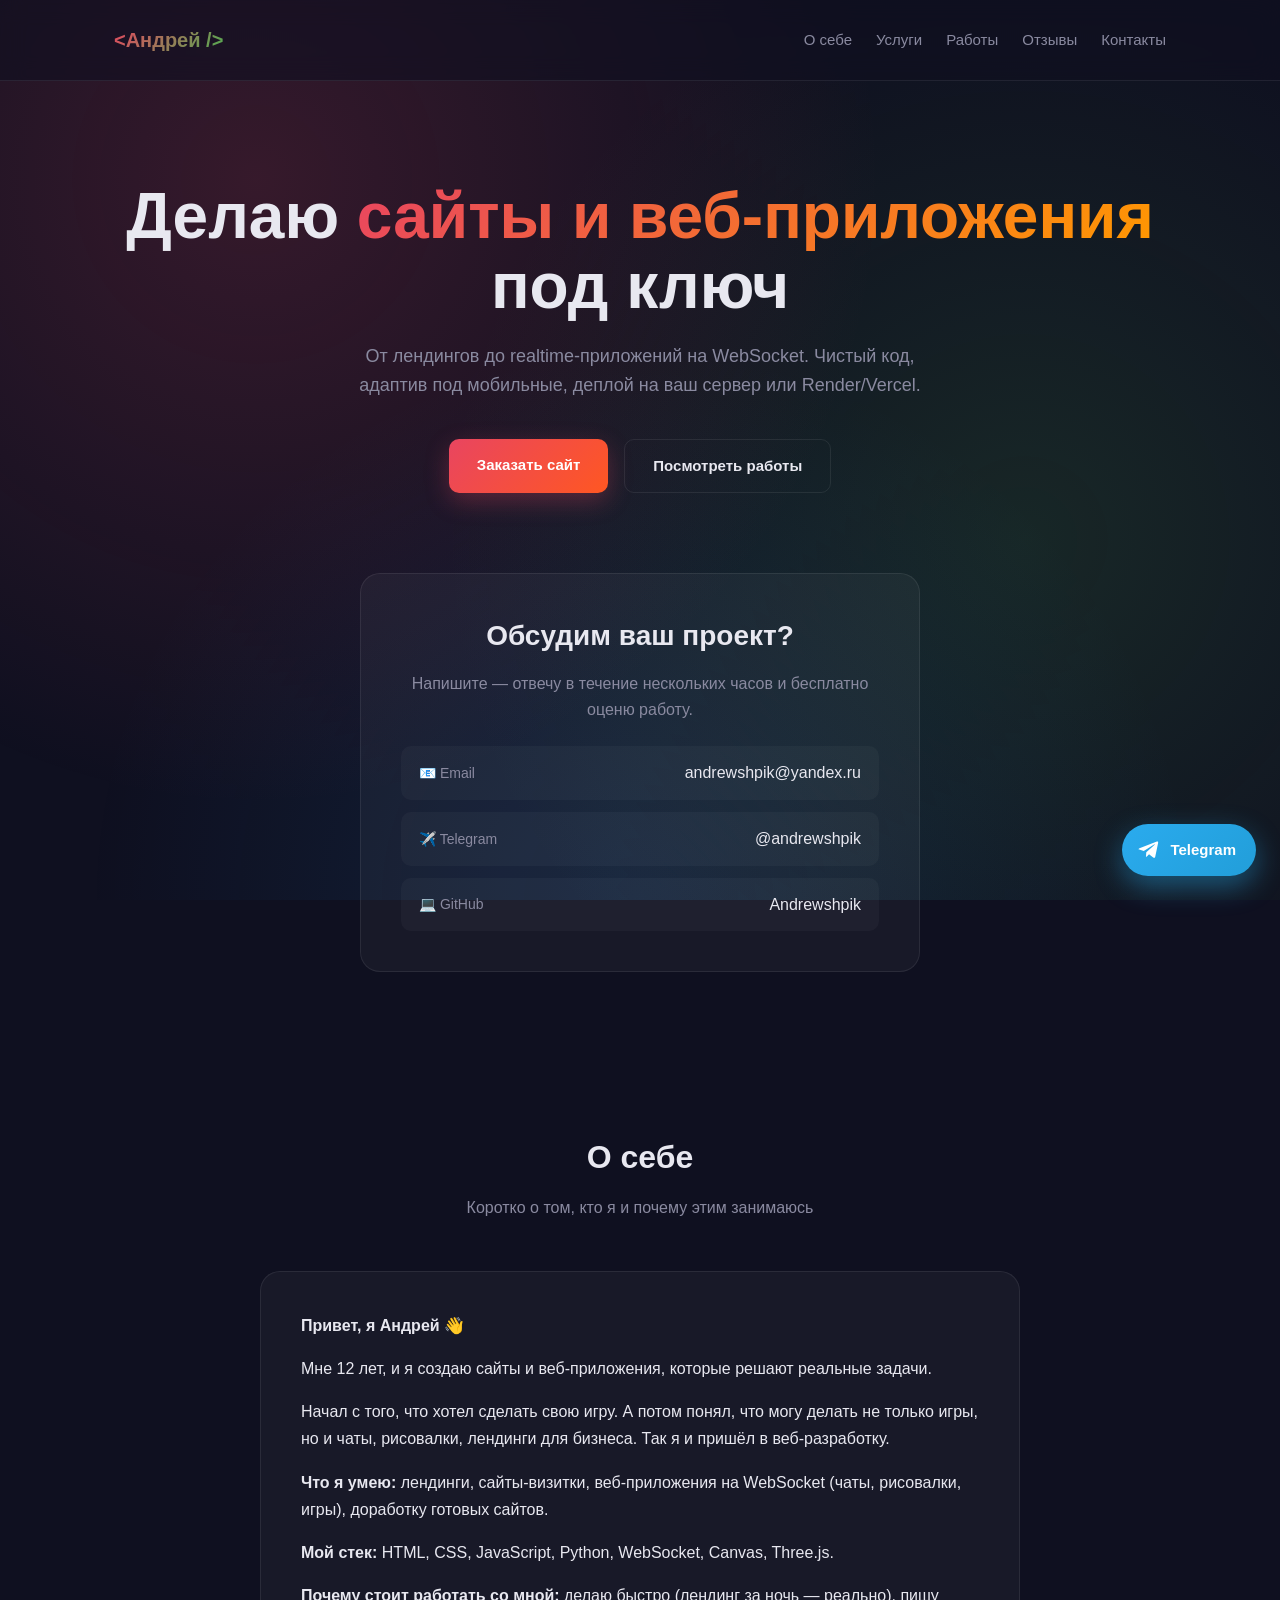
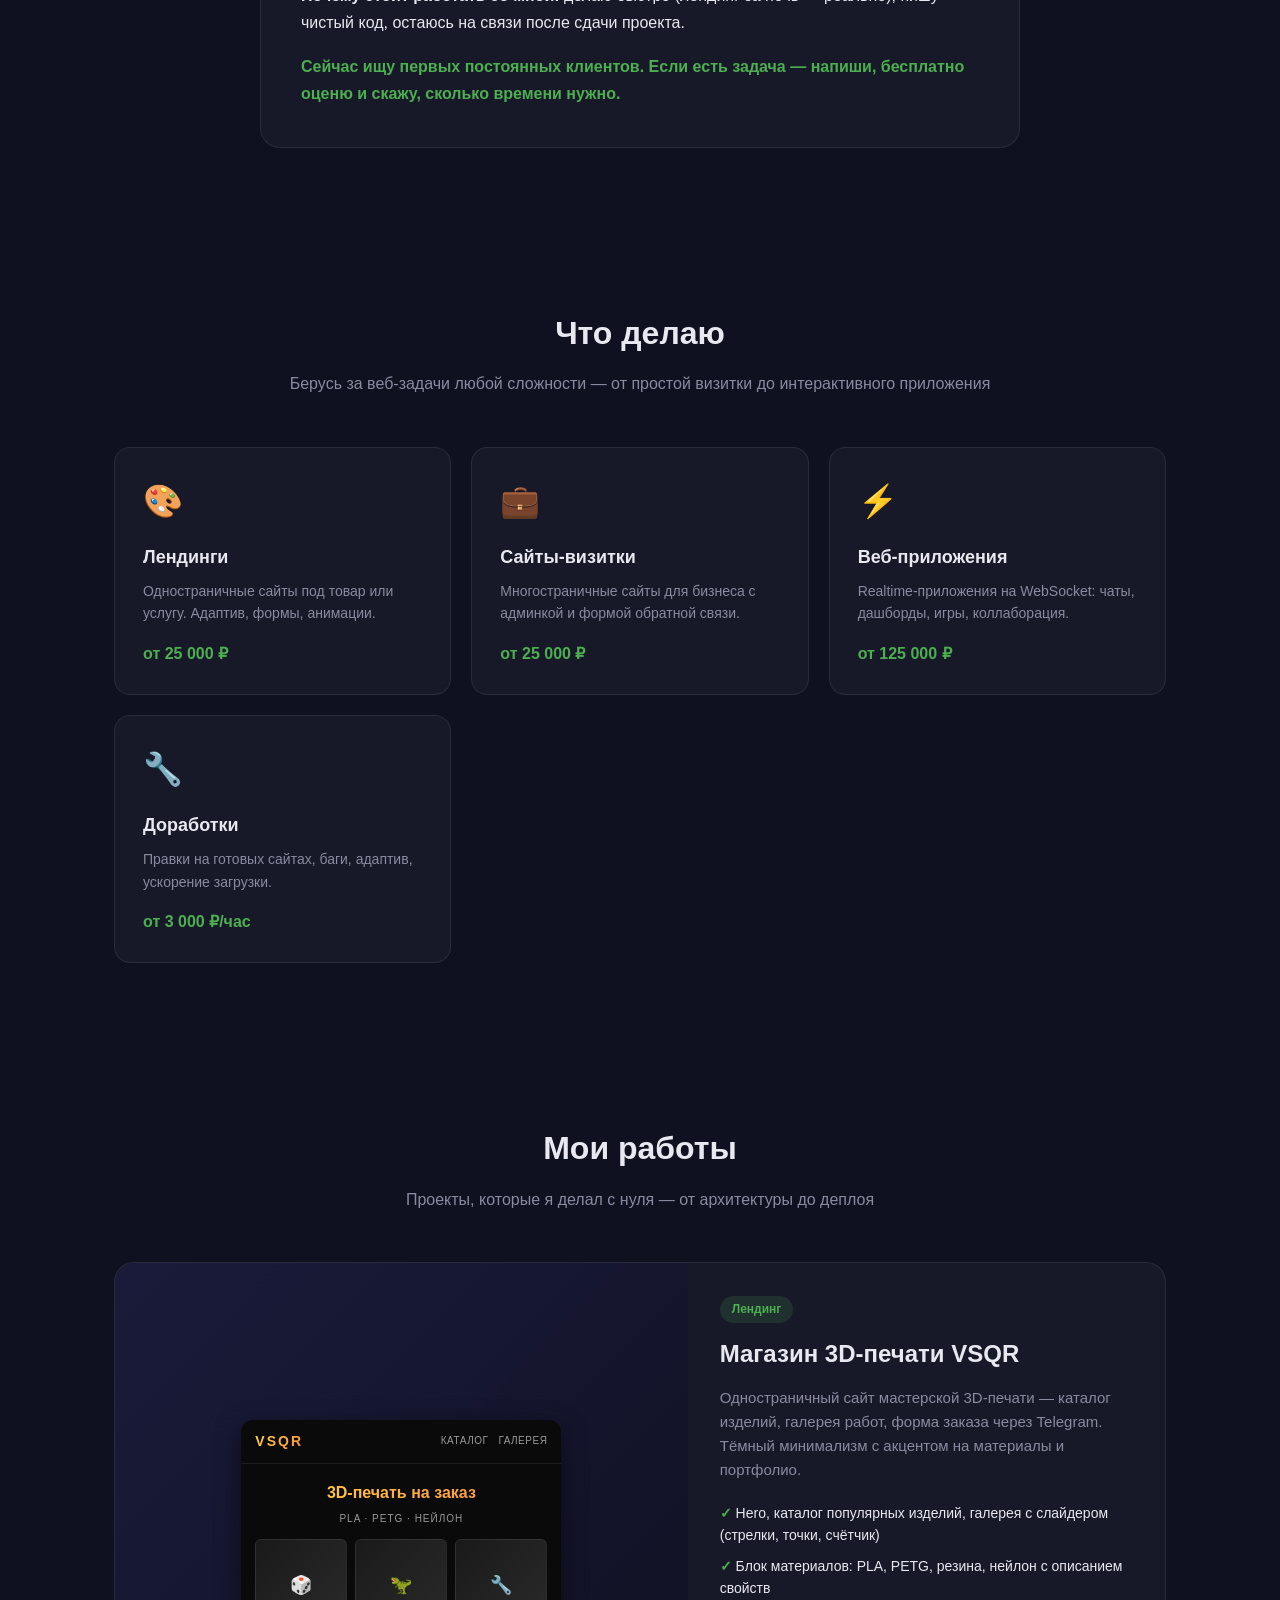
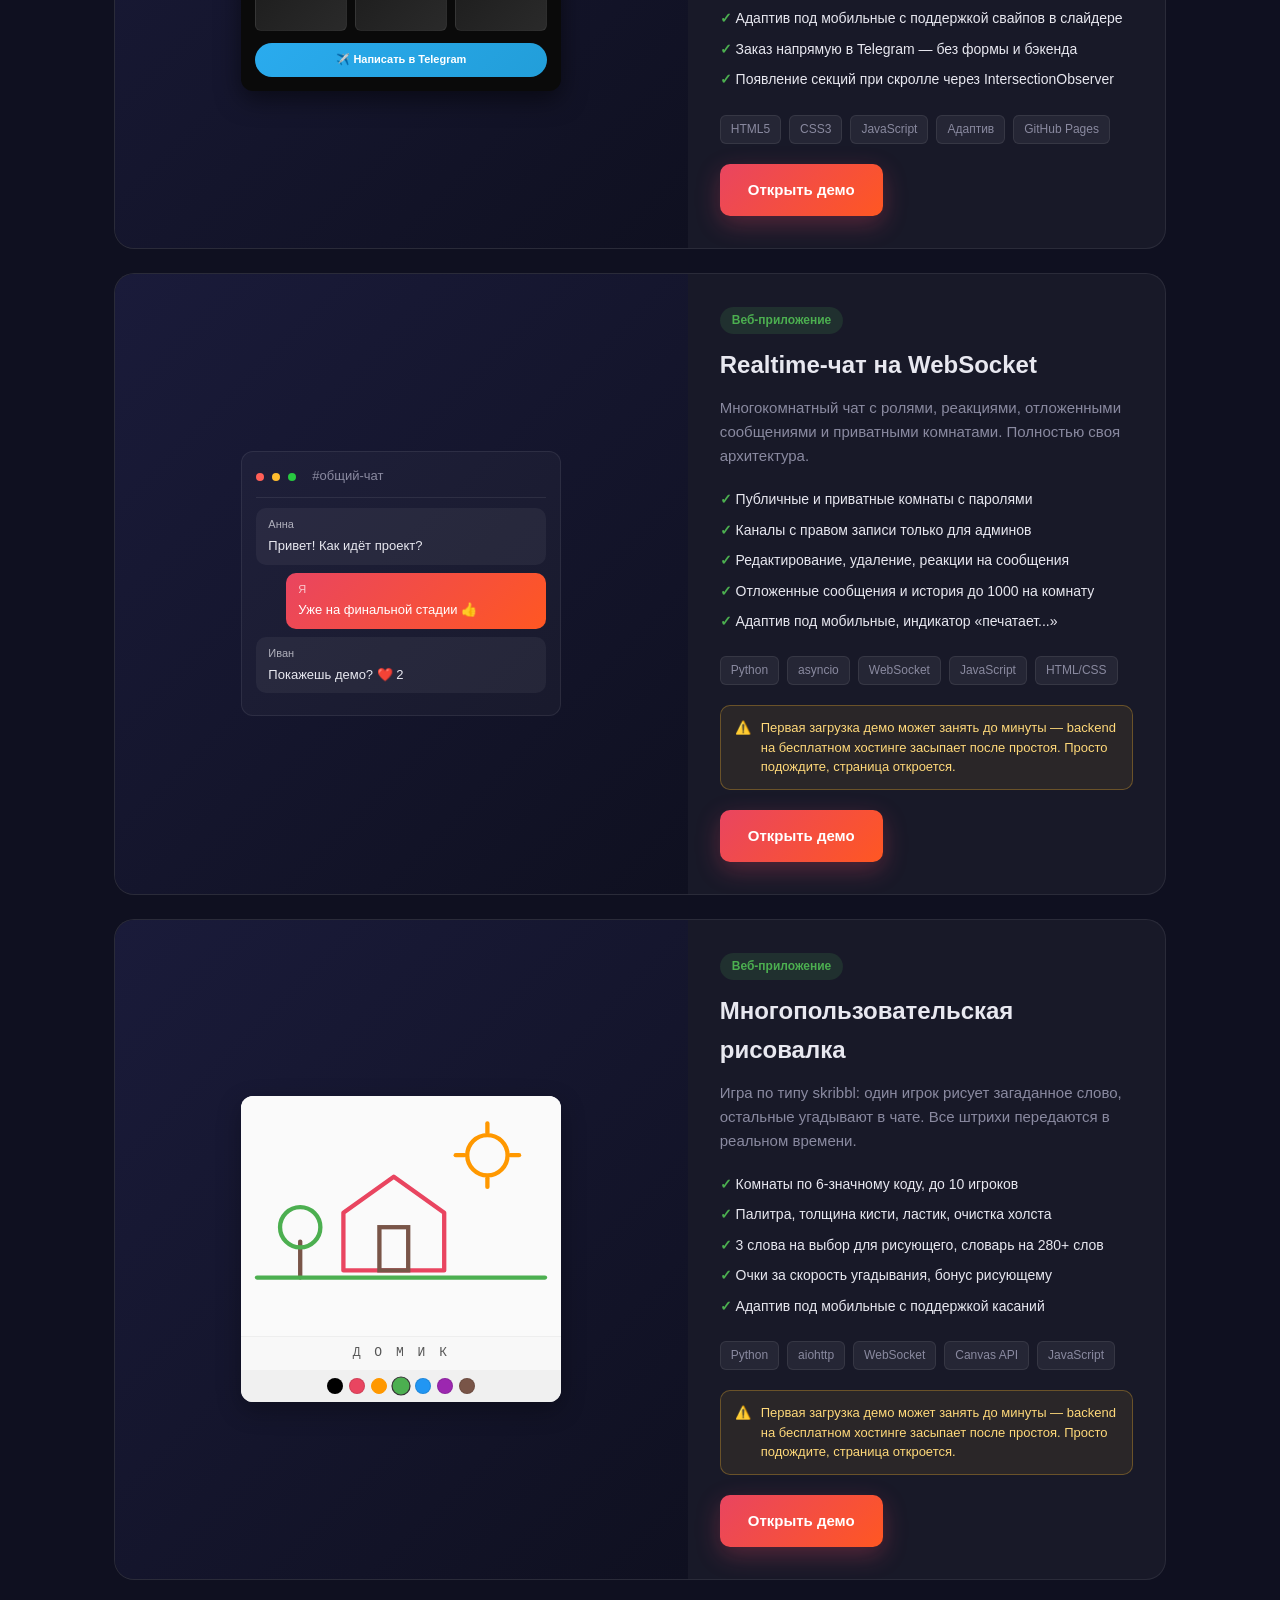
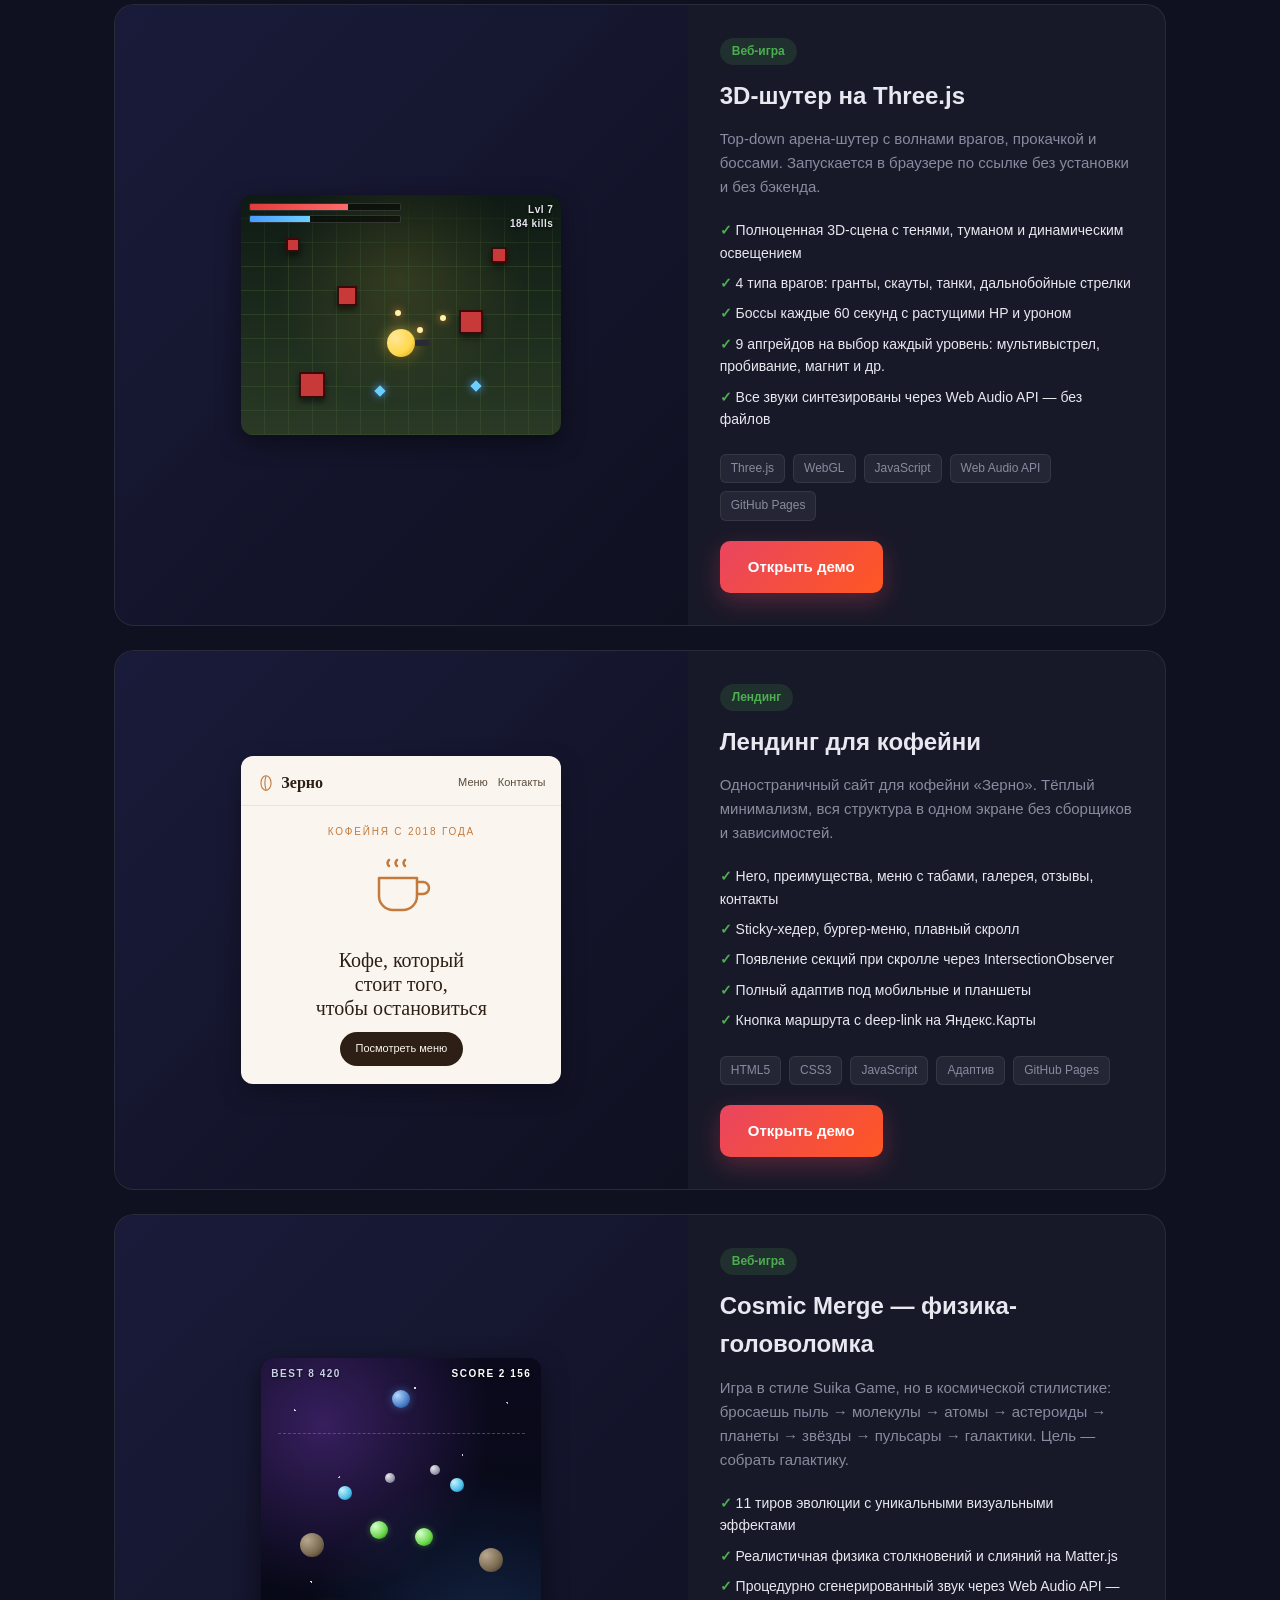
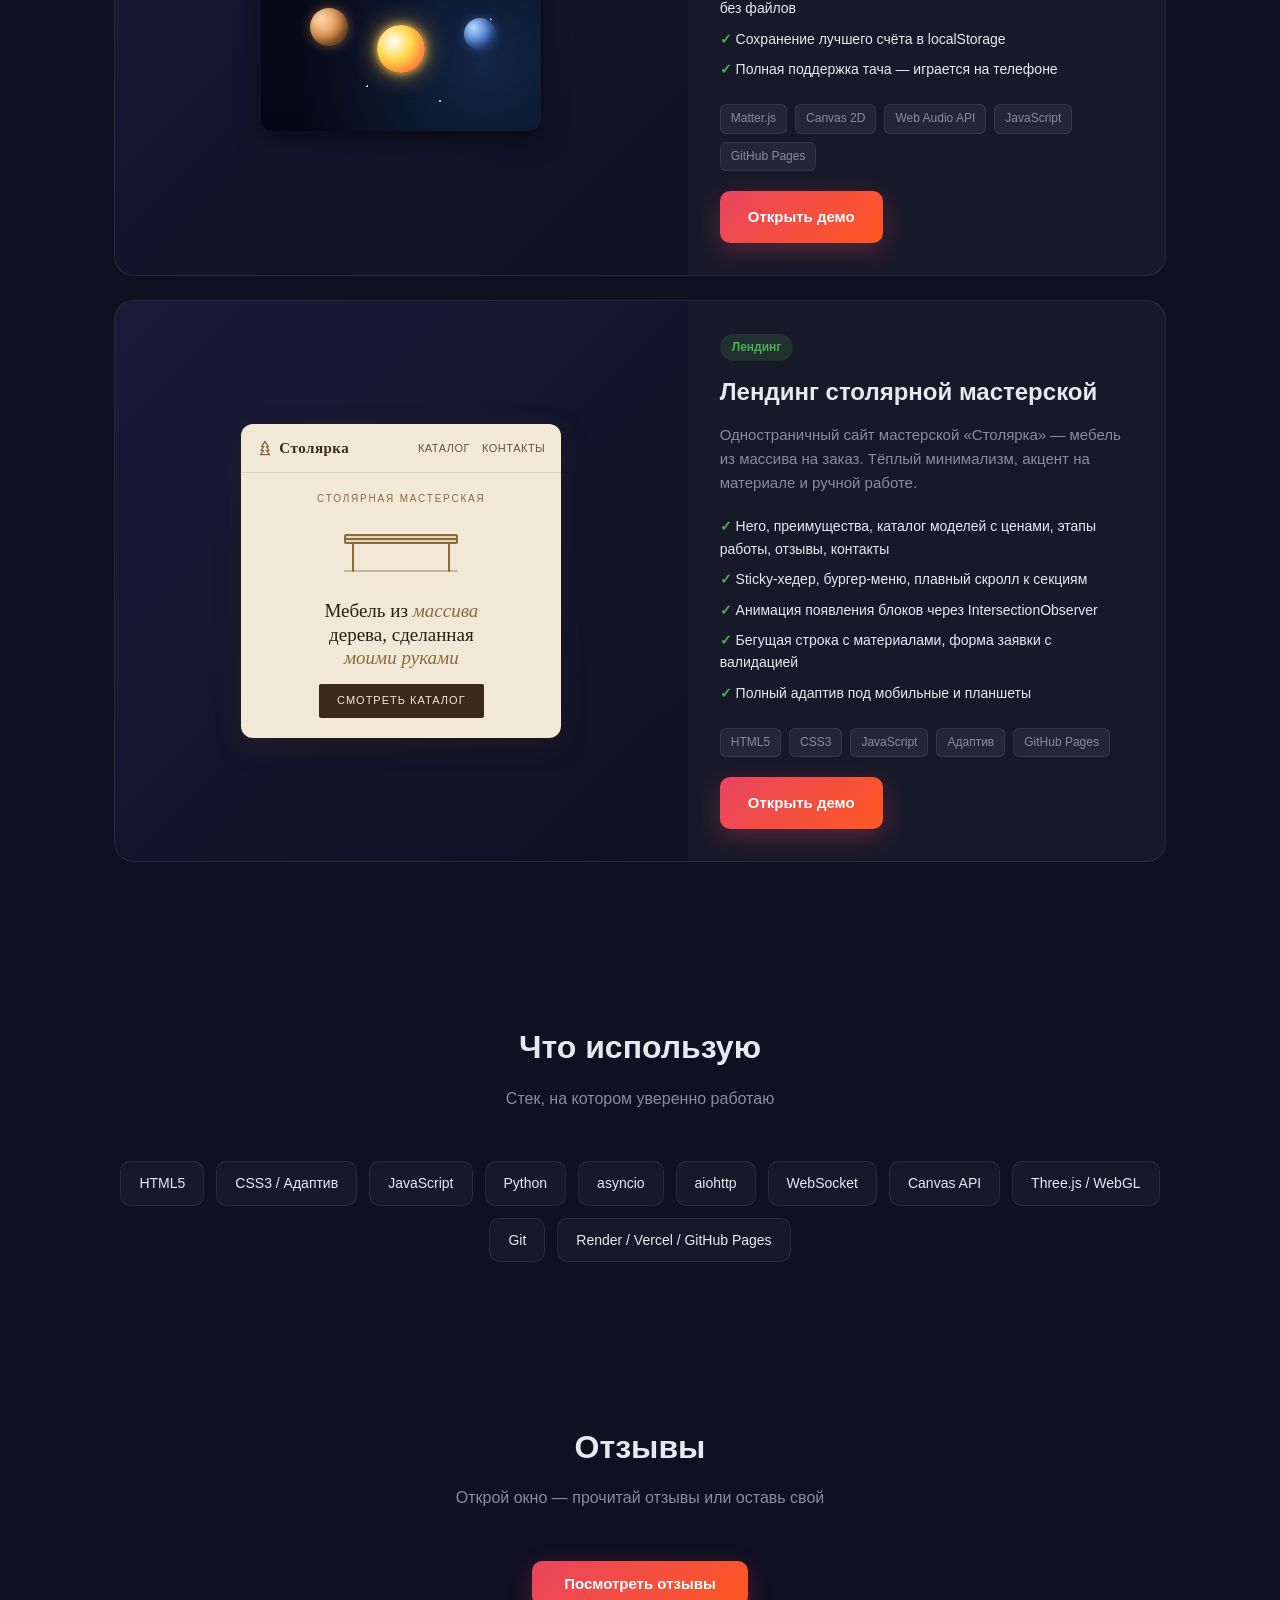
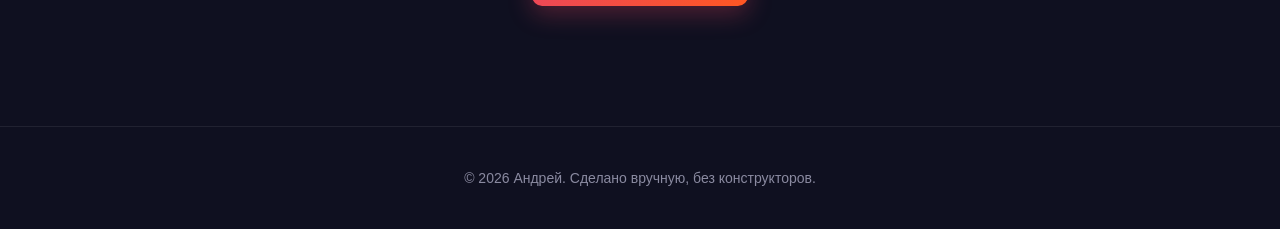
<file: index.html>
<!DOCTYPE html>
<html lang="ru">
<head>
<meta charset="UTF-8">
<meta name="viewport" content="width=device-width, initial-scale=1.0">

<title>Разработка сайтов под ключ | Веб-приложения, лендинги | Андрей</title>
<meta name="description" content="Закажите сайт под ключ: лендинги, веб-приложения на WebSocket, чаты, игры. Адаптивный дизайн, чистый код, быстрая связь. Портфолио и цены на сайте.">
<meta name="keywords" content="заказать сайт, разработка сайтов, веб-разработчик, лендинг под ключ, веб-приложение на WebSocket, realtime чат, сайт-визитка, фрилансер">
<meta name="author" content="Андрей">
<meta name="robots" content="index, follow, max-image-preview:large">
<meta name="theme-color" content="#0f1020">

<link rel="canonical" href="https://andrewshpik.github.io/portfolio/">
<link rel="icon" type="image/svg+xml" href="favicon.svg">

<meta property="og:type" content="website">
<meta property="og:locale" content="ru_RU">
<meta property="og:site_name" content="Портфолио Андрея — веб-разработка">
<meta property="og:url" content="https://andrewshpik.github.io/portfolio/">
<meta property="og:title" content="Разработка сайтов под ключ | Веб-приложения, лендинги | Андрей">
<meta property="og:description" content="Закажите сайт под ключ: лендинги, веб-приложения на WebSocket, чаты, игры. Адаптивный дизайн, чистый код, быстрая связь.">
<meta property="og:image" content="https://andrewshpik.github.io/portfolio/og-image.png">
<meta property="og:image:width" content="1200">
<meta property="og:image:height" content="630">
<meta property="og:image:alt" content="Портфолио веб-разработчика Андрея — сайты и веб-приложения под ключ">

<meta name="twitter:card" content="summary_large_image">
<meta name="twitter:url" content="https://andrewshpik.github.io/portfolio/">
<meta name="twitter:title" content="Разработка сайтов под ключ | Веб-приложения, лендинги | Андрей">
<meta name="twitter:description" content="Закажите сайт под ключ: лендинги, веб-приложения на WebSocket, чаты, игры. Адаптивный дизайн, чистый код, быстрая связь.">
<meta name="twitter:image" content="https://andrewshpik.github.io/portfolio/og-image.png">

<script type="application/ld+json">
{
  "@context": "https://schema.org",
  "@graph": [
    {
      "@type": "Person",
      "@id": "https://andrewshpik.github.io/portfolio/#person",
      "name": "Андрей",
      "url": "https://andrewshpik.github.io/portfolio/",
      "jobTitle": "Веб-разработчик",
      "email": "mailto:andrewshpik@yandex.ru",
      "knowsAbout": ["HTML5", "CSS3", "JavaScript", "Python", "asyncio", "aiohttp", "WebSocket", "Canvas API", "Three.js", "WebGL"],
      "sameAs": [
        "https://t.me/andrewshpik",
        "https://github.com/Andrewshpik"
      ]
    },
    {
      "@type": "WebSite",
      "@id": "https://andrewshpik.github.io/portfolio/#website",
      "url": "https://andrewshpik.github.io/portfolio/",
      "name": "Портфолио Андрея — веб-разработка",
      "inLanguage": "ru",
      "publisher": {"@id": "https://andrewshpik.github.io/portfolio/#person"}
    },
    {
      "@type": "ProfessionalService",
      "name": "Разработка сайтов и веб-приложений под ключ",
      "provider": {"@id": "https://andrewshpik.github.io/portfolio/#person"},
      "areaServed": "RU",
      "description": "Лендинги, сайты-визитки, realtime веб-приложения на WebSocket, доработки готовых сайтов.",
      "url": "https://andrewshpik.github.io/portfolio/#services",
      "hasOfferCatalog": {
        "@type": "OfferCatalog",
        "name": "Услуги веб-разработки",
        "itemListElement": [
          {"@type": "Offer", "name": "Лендинг под ключ", "priceCurrency": "RUB", "price": "25000"},
          {"@type": "Offer", "name": "Сайт-визитка", "priceCurrency": "RUB", "price": "25000"},
          {"@type": "Offer", "name": "Веб-приложение на WebSocket", "priceCurrency": "RUB", "price": "125000"},
          {"@type": "Offer", "name": "Доработки сайтов (час)", "priceCurrency": "RUB", "price": "3000"}
        ]
      }
    }
  ]
}
</script>
<style>
  * { margin: 0; padding: 0; box-sizing: border-box; }

  :root {
    --bg: #0f1020;
    --bg2: #1a1b3a;
    --card: rgba(255, 255, 255, 0.04);
    --border: rgba(255, 255, 255, 0.08);
    --text: #e8e8f0;
    --muted: #8a8aa0;
    --accent: #e94560;
    --accent2: #4caf50;
  }

  html { scroll-behavior: smooth; }

  body {
    font-family: -apple-system, BlinkMacSystemFont, 'Segoe UI', Roboto, sans-serif;
    background: var(--bg);
    color: var(--text);
    line-height: 1.6;
    overflow-x: hidden;
    position: relative;
  }

  body::before {
    content: '';
    position: fixed;
    inset: 0;
    background:
      radial-gradient(circle at 20% 20%, rgba(233, 69, 96, 0.18), transparent 50%),
      radial-gradient(circle at 80% 60%, rgba(76, 175, 80, 0.15), transparent 50%),
      radial-gradient(circle at 50% 100%, rgba(33, 150, 243, 0.12), transparent 50%);
    z-index: -1;
    animation: aurora 20s ease-in-out infinite alternate;
  }

  @keyframes aurora {
    0%   { transform: translate(0, 0) scale(1); }
    100% { transform: translate(-30px, 20px) scale(1.1); }
  }

  .container {
    max-width: 1100px;
    margin: 0 auto;
    padding: 0 24px;
  }

  /* HEADER */
  header {
    padding: 24px 0;
    position: sticky;
    top: 0;
    backdrop-filter: blur(12px);
    background: rgba(15, 16, 32, 0.6);
    border-bottom: 1px solid var(--border);
    z-index: 100;
  }

  .nav {
    display: flex;
    justify-content: space-between;
    align-items: center;
  }

  .logo {
    font-weight: 700;
    font-size: 20px;
    background: linear-gradient(135deg, var(--accent), var(--accent2));
    -webkit-background-clip: text;
    background-clip: text;
    -webkit-text-fill-color: transparent;
  }

  .nav-links {
    display: flex;
    gap: 24px;
  }

  .nav-links a {
    color: var(--muted);
    text-decoration: none;
    font-size: 15px;
    transition: color 0.2s;
  }

  .nav-links a:hover {
    color: var(--text);
  }

  /* HERO */
  .hero {
    padding: 100px 0 80px;
    text-align: center;
  }

  .hero h1 {
    font-size: clamp(36px, 6vw, 64px);
    font-weight: 800;
    margin-bottom: 20px;
    line-height: 1.1;
  }

  .hero h1 span {
    background: linear-gradient(135deg, var(--accent), #ff9800);
    -webkit-background-clip: text;
    background-clip: text;
    -webkit-text-fill-color: transparent;
  }

  .hero p {
    font-size: 18px;
    color: var(--muted);
    max-width: 600px;
    margin: 0 auto 40px;
  }

  .cta {
    display: inline-flex;
    gap: 16px;
    flex-wrap: wrap;
    justify-content: center;
  }

  .btn {
    display: inline-block;
    padding: 14px 28px;
    border-radius: 10px;
    text-decoration: none;
    font-weight: 600;
    font-size: 15px;
    transition: transform 0.2s, box-shadow 0.2s;
    cursor: pointer;
    border: none;
  }

  .btn-primary {
    background: linear-gradient(135deg, var(--accent), #ff5722);
    color: white;
    box-shadow: 0 8px 24px rgba(233, 69, 96, 0.3);
  }

  .btn-primary:hover {
    transform: translateY(-2px);
    box-shadow: 0 12px 32px rgba(233, 69, 96, 0.5);
  }

  .btn-outline {
    background: transparent;
    color: var(--text);
    border: 1px solid var(--border);
  }

  .btn-outline:hover {
    background: var(--card);
    transform: translateY(-2px);
  }

  /* SECTIONS */
  section {
    padding: 80px 0;
  }

  .section-title {
    font-size: 32px;
    font-weight: 700;
    margin-bottom: 12px;
    text-align: center;
  }

  .section-sub {
    color: var(--muted);
    text-align: center;
    margin-bottom: 50px;
  }

  /* ABOUT */
  .about-card {
    background: var(--card);
    border: 1px solid var(--border);
    border-radius: 20px;
    padding: 40px;
    max-width: 760px;
    margin: 0 auto;
  }

  .about-greeting {
    font-size: 22px;
    font-weight: 700;
    margin-bottom: 18px;
  }

  .about-card p {
    color: var(--text);
    font-size: 16px;
    line-height: 1.7;
    margin-bottom: 16px;
  }

  .about-card p:last-child {
    margin-bottom: 0;
  }

  .about-card p strong {
    color: var(--text);
    font-weight: 600;
  }

  .about-card .about-accent {
    color: var(--accent2);
    font-weight: 600;
  }

  @media (max-width: 768px) {
    .about-card { padding: 26px 20px; }
    .about-greeting { font-size: 19px; }
    .about-card p { font-size: 15px; }
  }

  /* SERVICES */
  .services {
    display: grid;
    grid-template-columns: repeat(auto-fit, minmax(260px, 1fr));
    gap: 20px;
  }

  .service {
    background: var(--card);
    border: 1px solid var(--border);
    border-radius: 16px;
    padding: 28px;
    transition: transform 0.2s, border-color 0.2s;
  }

  .service:hover {
    transform: translateY(-4px);
    border-color: rgba(233, 69, 96, 0.4);
  }

  .service-icon {
    font-size: 32px;
    margin-bottom: 16px;
  }

  .service h3 {
    font-size: 18px;
    margin-bottom: 8px;
  }

  .service p {
    color: var(--muted);
    font-size: 14px;
    margin-bottom: 16px;
  }

  .service .price {
    color: var(--accent2);
    font-weight: 700;
    font-size: 16px;
  }

  /* PROJECTS */
  .projects {
    display: grid;
    gap: 24px;
  }

  .project {
    background: var(--card);
    border: 1px solid var(--border);
    border-radius: 20px;
    overflow: hidden;
    display: grid;
    grid-template-columns: 1.2fr 1fr;
    gap: 0;
  }

  @media (max-width: 800px) {
    .project { grid-template-columns: 1fr; }
  }

  .project-preview {
    background: linear-gradient(135deg, #1a1b3a 0%, #0f1020 100%);
    padding: 30px;
    display: flex;
    align-items: center;
    justify-content: center;
    min-height: 320px;
    position: relative;
    overflow: hidden;
  }

  .chat-mock {
    width: 100%;
    max-width: 320px;
    background: rgba(255, 255, 255, 0.03);
    border: 1px solid var(--border);
    border-radius: 12px;
    padding: 14px;
    font-size: 13px;
  }

  .chat-mock-header {
    display: flex;
    align-items: center;
    gap: 8px;
    padding-bottom: 10px;
    border-bottom: 1px solid var(--border);
    margin-bottom: 10px;
    color: var(--muted);
  }

  .dot {
    width: 8px; height: 8px; border-radius: 50%;
  }
  .dot-r { background: #ff5f57; }
  .dot-y { background: #ffbd2e; }
  .dot-g { background: #28c840; }

  .chat-msg {
    margin: 8px 0;
    padding: 8px 12px;
    border-radius: 10px;
    background: rgba(255, 255, 255, 0.05);
    word-wrap: break-word;
  }

  .chat-msg.me {
    background: linear-gradient(135deg, var(--accent), #ff5722);
    color: white;
    margin-left: 30px;
  }

  .chat-msg .name {
    font-size: 11px;
    opacity: 0.7;
    margin-bottom: 2px;
  }

  /* DRAW MOCK */
  .draw-mock {
    width: 100%;
    max-width: 320px;
    background: white;
    border-radius: 12px;
    overflow: hidden;
    box-shadow: 0 8px 24px rgba(0, 0, 0, 0.3);
  }

  .draw-mock-canvas {
    background: #fafafa;
    padding: 16px 12px 8px;
    aspect-ratio: 4 / 3;
    display: flex;
    align-items: center;
    justify-content: center;
  }

  .draw-mock-canvas svg {
    width: 100%;
    height: 100%;
  }

  .draw-mock-tools {
    display: flex;
    gap: 6px;
    padding: 8px 12px;
    background: #f0f0f0;
    align-items: center;
    justify-content: center;
  }

  .draw-color {
    width: 16px;
    height: 16px;
    border-radius: 50%;
    border: 1.5px solid rgba(0, 0, 0, 0.1);
  }

  .draw-color.active {
    border-color: #333;
    transform: scale(1.2);
  }

  .draw-mock-word {
    text-align: center;
    padding: 6px;
    font-family: 'SF Mono', Consolas, monospace;
    color: #555;
    background: #f8f8f8;
    border-top: 1px solid #eee;
    font-size: 13px;
    letter-spacing: 3px;
  }

  /* WAVE SHOOTER MOCK */
  .wave-mock {
    width: 100%;
    max-width: 320px;
    background: #0a0a12;
    border-radius: 12px;
    overflow: hidden;
    box-shadow: 0 8px 24px rgba(0, 0, 0, 0.45);
    position: relative;
  }

  .wave-mock-scene {
    aspect-ratio: 4 / 3;
    background:
      radial-gradient(ellipse at 50% 35%, rgba(255, 216, 74, 0.12), transparent 55%),
      linear-gradient(180deg, #0e1a14 0%, #2a3a25 100%);
    position: relative;
    overflow: hidden;
  }

  .wave-mock-grid {
    position: absolute; inset: 0;
    background-image:
      linear-gradient(rgba(58, 82, 48, 0.5) 1px, transparent 1px),
      linear-gradient(90deg, rgba(58, 82, 48, 0.5) 1px, transparent 1px);
    background-size: 24px 24px;
    background-position: -1px -1px;
    mask-image: linear-gradient(180deg, transparent 0%, #000 30%, #000 100%);
    -webkit-mask-image: linear-gradient(180deg, transparent 0%, #000 30%, #000 100%);
  }

  .wave-mock-scene .player {
    position: absolute;
    left: 50%; top: 62%;
    width: 28px; height: 28px;
    margin-left: -14px; margin-top: -14px;
    border-radius: 50%;
    background: radial-gradient(circle at 30% 30%, #ffe79a, #ffd84a 60%, #c89a20);
    box-shadow: 0 0 14px rgba(255, 216, 74, 0.6), 0 4px 6px rgba(0, 0, 0, 0.6);
  }

  .wave-mock-scene .player::after {
    content: '';
    position: absolute;
    top: 50%; left: 100%;
    width: 14px; height: 6px;
    margin-top: -3px;
    background: #2a2a36;
    border-radius: 1px;
  }

  .wave-mock-scene .enemy {
    position: absolute;
    background: #c83a3a;
    border: 2px solid #3a0a0a;
    box-shadow: 0 4px 6px rgba(0, 0, 0, 0.5);
  }

  .wave-mock-scene .bullet {
    position: absolute;
    width: 6px; height: 6px;
    border-radius: 50%;
    background: #fff3a8;
    box-shadow: 0 0 8px #ff8a3a;
  }

  .wave-mock-scene .orb {
    position: absolute;
    width: 8px; height: 8px;
    background: #6bd0ff;
    transform: rotate(45deg);
    box-shadow: 0 0 8px #4a9bff;
  }

  .wave-mock-hud {
    position: absolute;
    top: 8px; left: 8px; right: 8px;
    display: flex;
    flex-direction: column;
    gap: 4px;
  }

  .wave-mock-hud .bar {
    width: 50%;
    height: 8px;
    background: rgba(0, 0, 0, 0.5);
    border: 1px solid rgba(255, 255, 255, 0.15);
    border-radius: 2px;
    overflow: hidden;
  }

  .wave-mock-hud .bar > div { height: 100%; }
  .wave-mock-hud .bar.hp > div { width: 65%; background: linear-gradient(90deg, #e23b3b, #ff6b6b); }
  .wave-mock-hud .bar.xp > div { width: 40%; background: linear-gradient(90deg, #4a9bff, #6bd0ff); }

  .wave-mock-stats {
    position: absolute;
    top: 8px; right: 8px;
    font-size: 10px;
    font-weight: 700;
    color: #e8e8f0;
    text-shadow: 0 1px 3px rgba(0, 0, 0, 0.9);
    letter-spacing: 0.5px;
    text-align: right;
    line-height: 1.4;
  }

  /* COSMIC MERGE MOCK */
  .cosmic-mock {
    width: 100%;
    max-width: 280px;
    background: #050818;
    border-radius: 12px;
    overflow: hidden;
    box-shadow: 0 8px 24px rgba(0, 0, 0, 0.5);
  }

  .cosmic-mock-scene {
    aspect-ratio: 3 / 4;
    background:
      radial-gradient(circle at 22% 18%, rgba(140, 70, 220, 0.35), transparent 45%),
      radial-gradient(circle at 80% 82%, rgba(60, 130, 220, 0.25), transparent 50%),
      linear-gradient(180deg, #0a0a1c 0%, #050814 100%);
    position: relative;
    overflow: hidden;
  }

  .cosmic-mock-stars {
    position: absolute; inset: 0;
    background-image:
      radial-gradient(1px 1px at 12% 14%, #fff 99%, transparent),
      radial-gradient(1px 1px at 28% 32%, #cfd6ff 99%, transparent),
      radial-gradient(1px 1px at 55% 8%, #fff 99%, transparent),
      radial-gradient(1px 1px at 72% 26%, #fff 99%, transparent),
      radial-gradient(1px 1px at 88% 12%, #c0d0ff 99%, transparent),
      radial-gradient(1px 1px at 18% 60%, #fff 99%, transparent),
      radial-gradient(1px 1px at 82% 70%, #d8d0ff 99%, transparent),
      radial-gradient(1px 1px at 38% 88%, #fff 99%, transparent),
      radial-gradient(1px 1px at 64% 92%, #c8d0ff 99%, transparent);
    opacity: 0.85;
  }

  .cosmic-mock-hud {
    position: absolute;
    top: 8px; left: 10px; right: 10px;
    display: flex;
    justify-content: space-between;
    align-items: center;
    font-size: 10px;
    font-weight: 700;
    letter-spacing: 1.5px;
    color: #c8d0e8;
    text-shadow: 0 1px 3px rgba(0, 0, 0, 0.9);
    z-index: 2;
  }

  .cosmic-mock-hud .score {
    color: #fff;
  }

  .cosmic-mock-line {
    position: absolute;
    top: 20%; left: 6%; right: 6%;
    height: 0;
    border-top: 1px dashed rgba(233, 69, 96, 0.55);
    z-index: 1;
  }

  .cosmic-orb {
    position: absolute;
    border-radius: 50%;
    transform: translate(-50%, -50%);
  }

  .cosmic-orb.next {
    top: 11%; left: 50%;
    width: 18px; height: 18px;
    background: radial-gradient(circle at 30% 30%, #b4d8ff, #4a7fc8 60%, #1a3a7a);
    box-shadow: 0 0 8px rgba(74, 127, 200, 0.6);
  }

  .cosmic-orb.t-dust {
    width: 10px; height: 10px;
    background: radial-gradient(circle at 30% 30%, #e8e8f0, #8a8aa0 70%, #4a4a60);
  }
  .cosmic-orb.t-mol {
    width: 14px; height: 14px;
    background: radial-gradient(circle at 30% 30%, #c8f0ff, #4ac0e8 60%, #1a6090);
  }
  .cosmic-orb.t-atom {
    width: 18px; height: 18px;
    background: radial-gradient(circle at 30% 30%, #d8ffd0, #6ad84a 60%, #2a7020);
    box-shadow: 0 0 6px rgba(106, 216, 74, 0.4);
  }
  .cosmic-orb.t-rock {
    width: 24px; height: 24px;
    background: radial-gradient(circle at 30% 30%, #b8a890, #7a6a52 60%, #3a2a1a);
  }
  .cosmic-orb.t-planet {
    width: 32px; height: 32px;
    background: radial-gradient(circle at 30% 30%, #b0d8ff, #4a78c8 50%, #1a2860);
    box-shadow: 0 0 10px rgba(74, 120, 200, 0.5), inset -4px -4px 8px rgba(0, 0, 0, 0.4);
  }
  .cosmic-orb.t-planet2 {
    width: 38px; height: 38px;
    background: radial-gradient(circle at 30% 30%, #ffd8a8, #d88a4a 55%, #6a3a1a);
    box-shadow: 0 0 12px rgba(216, 138, 74, 0.5), inset -5px -5px 10px rgba(0, 0, 0, 0.4);
  }
  .cosmic-orb.t-star {
    width: 48px; height: 48px;
    background: radial-gradient(circle at 35% 35%, #ffffff, #ffd84a 40%, #ff8a3a 70%, #c84a1a);
    box-shadow: 0 0 24px rgba(255, 180, 60, 0.7), 0 0 8px rgba(255, 220, 100, 0.9);
  }

  /* WOOD / DUBRAVA MOCK */
  .wood-mock {
    width: 100%;
    max-width: 320px;
    background: #f1e8d8;
    border-radius: 12px;
    overflow: hidden;
    box-shadow: 0 8px 24px rgba(60, 40, 20, 0.35);
    color: #3a2a1a;
    font-family: Georgia, serif;
  }

  .wood-mock-head {
    padding: 12px 16px;
    display: flex;
    justify-content: space-between;
    align-items: center;
    border-bottom: 1px solid rgba(60, 40, 20, 0.12);
  }

  .wood-mock-logo {
    display: flex;
    align-items: center;
    gap: 6px;
    font-size: 15px;
    font-weight: 600;
    letter-spacing: 0.5px;
    color: #3a2a1a;
  }

  .wood-mock-logo svg {
    width: 16px;
    height: 16px;
    color: #8b6a3a;
  }

  .wood-mock-nav {
    display: flex;
    gap: 12px;
    font-size: 11px;
    font-family: -apple-system, sans-serif;
    color: #6a5040;
    letter-spacing: 0.5px;
    text-transform: uppercase;
  }

  .wood-mock-body {
    padding: 18px 18px 20px;
    text-align: center;
  }

  .wood-mock-eyebrow {
    font-family: -apple-system, sans-serif;
    font-size: 10px;
    letter-spacing: 0.18em;
    color: #8b6a3a;
    text-transform: uppercase;
    margin-bottom: 10px;
  }

  .wood-mock-body h4 {
    font-family: Georgia, serif;
    font-weight: 400;
    font-size: 19px;
    line-height: 1.25;
    margin-bottom: 14px;
    color: #2a1f12;
  }

  .wood-mock-body h4 em {
    font-style: italic;
    color: #8b6a3a;
  }

  .wood-mock-table {
    width: 140px;
    height: 60px;
    margin: 0 auto 14px;
    color: #8b6a3a;
  }

  .wood-mock-cta {
    display: inline-block;
    padding: 8px 18px;
    background: #3a2a1a;
    color: #f1e8d8;
    border-radius: 2px;
    font-family: -apple-system, sans-serif;
    font-size: 11px;
    font-weight: 500;
    letter-spacing: 1px;
    text-transform: uppercase;
  }

  /* CAFE MOCK */
  .cafe-mock {
    width: 100%;
    max-width: 320px;
    background: #faf6ef;
    border-radius: 12px;
    overflow: hidden;
    box-shadow: 0 8px 24px rgba(0, 0, 0, 0.3);
    color: #2d1f15;
    font-family: 'Inter', sans-serif;
  }

  .cafe-mock-head {
    padding: 14px 16px 10px;
    display: flex;
    justify-content: space-between;
    align-items: center;
    border-bottom: 1px solid rgba(45, 31, 21, 0.08);
  }

  .cafe-mock-logo {
    font-family: Georgia, serif;
    font-size: 16px;
    font-weight: 600;
    display: flex;
    align-items: center;
    gap: 6px;
  }

  .cafe-mock-logo svg {
    width: 18px;
    height: 18px;
    color: #c47a3d;
  }

  .cafe-mock-nav {
    display: flex;
    gap: 10px;
    font-size: 11px;
    color: #5a4a3d;
  }

  .cafe-mock-body {
    padding: 18px 16px;
    text-align: center;
  }

  .cafe-mock-body .eyebrow {
    font-size: 10px;
    letter-spacing: 0.18em;
    color: #c47a3d;
    text-transform: uppercase;
    margin-bottom: 8px;
  }

  .cafe-mock-body h4 {
    font-family: Georgia, serif;
    font-weight: 500;
    font-size: 20px;
    line-height: 1.2;
    margin-bottom: 12px;
    color: #2d1f15;
  }

  .cafe-mock-cup {
    width: 80px;
    height: 80px;
    margin: 0 auto 12px;
    color: #c47a3d;
  }

  .cafe-mock-cta {
    display: inline-block;
    padding: 8px 16px;
    background: #2d1f15;
    color: #faf6ef;
    border-radius: 999px;
    font-size: 11px;
    font-weight: 500;
  }

  /* VSQR MOCK */
  .vsqr-mock {
    width: 100%;
    max-width: 320px;
    background: #0a0a0a;
    border-radius: 12px;
    overflow: hidden;
    box-shadow: 0 8px 24px rgba(0, 0, 0, 0.5);
    color: #f5f5f7;
    font-family: -apple-system, sans-serif;
  }

  .vsqr-mock-head {
    padding: 10px 14px;
    display: flex;
    justify-content: space-between;
    align-items: center;
    border-bottom: 1px solid rgba(255, 255, 255, 0.08);
  }

  .vsqr-mock-logo {
    font-weight: 800;
    font-size: 14px;
    letter-spacing: 2px;
    background: linear-gradient(135deg, #ffd84a, #ff8a3a);
    -webkit-background-clip: text;
    background-clip: text;
    -webkit-text-fill-color: transparent;
  }

  .vsqr-mock-nav {
    display: flex;
    gap: 10px;
    font-size: 10px;
    color: #999;
    text-transform: uppercase;
    letter-spacing: 0.5px;
  }

  .vsqr-mock-hero {
    padding: 16px 14px 12px;
    text-align: center;
  }

  .vsqr-mock-hero h4 {
    font-size: 16px;
    font-weight: 700;
    margin-bottom: 6px;
    background: linear-gradient(135deg, #ffd84a, #ff8a3a);
    -webkit-background-clip: text;
    background-clip: text;
    -webkit-text-fill-color: transparent;
  }

  .vsqr-mock-materials {
    font-size: 10px;
    color: #999;
    letter-spacing: 1px;
  }

  .vsqr-mock-grid {
    display: grid;
    grid-template-columns: repeat(3, 1fr);
    gap: 8px;
    padding: 0 14px 12px;
  }

  .vsqr-mock-card {
    aspect-ratio: 1;
    background: linear-gradient(135deg, #1a1a1a, #2a2a2a);
    border: 1px solid rgba(255, 255, 255, 0.06);
    border-radius: 6px;
    display: flex;
    align-items: center;
    justify-content: center;
    font-size: 18px;
  }

  .vsqr-mock-tg {
    margin: 0 14px 14px;
    padding: 8px;
    background: linear-gradient(135deg, #2aabee, #229ed9);
    border-radius: 999px;
    text-align: center;
    font-size: 11px;
    font-weight: 600;
    color: white;
  }

  .project-info {
    padding: 32px;
  }

  .project-tag {
    display: inline-block;
    background: rgba(76, 175, 80, 0.15);
    color: var(--accent2);
    padding: 4px 12px;
    border-radius: 20px;
    font-size: 12px;
    font-weight: 600;
    margin-bottom: 12px;
  }

  .project h3 {
    font-size: 24px;
    margin-bottom: 12px;
  }

  .project-desc {
    color: var(--muted);
    margin-bottom: 16px;
    font-size: 15px;
  }

  .project-features {
    list-style: none;
    margin-bottom: 20px;
  }

  .project-features li {
    padding: 4px 0;
    font-size: 14px;
    color: var(--text);
  }

  .project-features li::before {
    content: '✓ ';
    color: var(--accent2);
    font-weight: 700;
  }

  .project-stack {
    display: flex;
    flex-wrap: wrap;
    gap: 8px;
    margin-bottom: 20px;
  }

  .stack-tag {
    background: rgba(255, 255, 255, 0.06);
    border: 1px solid var(--border);
    padding: 4px 10px;
    border-radius: 6px;
    font-size: 12px;
    color: var(--muted);
  }

  .project-actions {
    display: flex;
    gap: 12px;
    flex-wrap: wrap;
  }

  .project-note {
    display: flex;
    align-items: flex-start;
    gap: 10px;
    margin-bottom: 20px;
    padding: 12px 14px;
    background: rgba(255, 189, 46, 0.08);
    border: 1px solid rgba(255, 189, 46, 0.3);
    border-radius: 10px;
    font-size: 13px;
    color: #ffd97a;
    line-height: 1.5;
  }

  .project-note::before {
    content: '⚠️';
    flex-shrink: 0;
  }

  /* SKILLS */
  .skills {
    display: flex;
    flex-wrap: wrap;
    gap: 12px;
    justify-content: center;
  }

  .skill {
    background: var(--card);
    border: 1px solid var(--border);
    padding: 10px 18px;
    border-radius: 10px;
    font-size: 14px;
  }

  /* REVIEWS CTA */
  .reviews-cta {
    max-width: 760px;
    margin: 0 auto;
    text-align: center;
  }

  .reviews-cta .btn {
    padding: 14px 32px;
    font-size: 15px;
  }

  /* MODAL */
  .modal-overlay {
    position: fixed;
    inset: 0;
    background: rgba(5, 6, 18, 0.75);
    backdrop-filter: blur(6px);
    z-index: 300;
    display: none;
    align-items: center;
    justify-content: center;
    padding: 20px;
    opacity: 0;
    transition: opacity 0.2s;
    overflow-y: auto;
  }

  .modal-overlay.open {
    display: flex;
    opacity: 1;
  }

  .modal-dialog {
    background: #14152b;
    border: 1px solid var(--border);
    border-radius: 20px;
    padding: 28px;
    max-width: 700px;
    width: 100%;
    max-height: calc(100vh - 40px);
    overflow-y: auto;
    position: relative;
    box-shadow: 0 20px 60px rgba(0, 0, 0, 0.5);
    transform: translateY(20px) scale(0.97);
    transition: transform 0.2s;
  }

  .modal-overlay.open .modal-dialog {
    transform: translateY(0) scale(1);
  }

  .modal-close {
    position: absolute;
    top: 12px;
    right: 12px;
    background: none;
    border: none;
    color: var(--muted);
    font-size: 26px;
    line-height: 1;
    padding: 6px 12px;
    border-radius: 8px;
    cursor: pointer;
    transition: background 0.2s, color 0.2s;
    z-index: 1;
  }

  .modal-close:hover {
    background: rgba(255, 255, 255, 0.06);
    color: var(--text);
  }

  .modal-dialog h3 {
    font-size: 22px;
    margin-bottom: 6px;
    padding-right: 32px;
  }

  .modal-dialog .modal-sub {
    color: var(--muted);
    font-size: 14px;
    margin-bottom: 20px;
  }

  .modal-cusdis #cusdis_thread iframe {
    width: 100% !important;
    background: transparent !important;
  }

  @media (max-width: 600px) {
    .modal-overlay { padding: 12px; }
    .modal-dialog { padding: 22px; }
    .modal-dialog h3 { font-size: 19px; }
  }

  /* CONTACT */
  .contact-card {
    background: var(--card);
    border: 1px solid var(--border);
    border-radius: 20px;
    padding: 40px;
    text-align: center;
    max-width: 560px;
    margin: 0 auto;
  }

  .contact-card h2 {
    font-size: 28px;
    margin-bottom: 12px;
  }

  .contact-card p {
    color: var(--muted);
    margin-bottom: 24px;
  }

  .contacts {
    display: flex;
    flex-direction: column;
    gap: 12px;
    text-align: left;
  }

  .contact-row {
    display: flex;
    justify-content: space-between;
    align-items: center;
    padding: 14px 18px;
    background: rgba(255, 255, 255, 0.03);
    border-radius: 10px;
    text-decoration: none;
    color: var(--text);
    transition: background 0.2s;
  }

  .contact-row:hover {
    background: rgba(255, 255, 255, 0.07);
  }

  .contact-row .label {
    color: var(--muted);
    font-size: 14px;
  }

  /* TELEGRAM FAB */
  .tg-fab {
    position: fixed;
    right: 24px;
    bottom: 24px;
    z-index: 200;
    display: inline-flex;
    align-items: center;
    gap: 10px;
    padding: 14px 20px 14px 16px;
    background: linear-gradient(135deg, #2aabee, #229ed9);
    color: white;
    text-decoration: none;
    font-weight: 600;
    font-size: 15px;
    border-radius: 999px;
    box-shadow: 0 10px 28px rgba(42, 171, 238, 0.45), 0 2px 6px rgba(0, 0, 0, 0.3);
    transition: transform 0.2s, box-shadow 0.2s;
  }

  .tg-fab:hover {
    transform: translateY(-2px);
    box-shadow: 0 14px 36px rgba(42, 171, 238, 0.6), 0 2px 6px rgba(0, 0, 0, 0.3);
  }

  .tg-fab svg {
    width: 22px;
    height: 22px;
    flex-shrink: 0;
  }

  @media (max-width: 600px) {
    .tg-fab {
      right: 16px;
      bottom: 16px;
      padding: 12px;
      font-size: 0;
      gap: 0;
    }
    .tg-fab svg {
      width: 24px;
      height: 24px;
    }
  }

  /* FOOTER */
  footer {
    padding: 40px 0;
    text-align: center;
    color: var(--muted);
    font-size: 14px;
    border-top: 1px solid var(--border);
    margin-top: 40px;
  }

  /* MOBILE */
  @media (max-width: 768px) {
    .container { padding: 0 16px; }

    header { padding: 14px 0; }
    .logo { font-size: 17px; }
    .nav-links { gap: 14px; }
    .nav-links a { font-size: 13px; }

    .hero { padding: 50px 0 40px; }
    .hero p { font-size: 16px; margin-bottom: 28px; }
    .cta { gap: 10px; width: 100%; }
    .btn { padding: 12px 20px; font-size: 14px; }
    .cta .btn { flex: 1 1 auto; text-align: center; min-width: 140px; }

    section { padding: 50px 0; }
    .section-title { font-size: 26px; }
    .section-sub { font-size: 14px; margin-bottom: 32px; }

    .services { grid-template-columns: 1fr; gap: 14px; }
    .service { padding: 22px; }

    .projects { gap: 18px; }
    .project-preview { padding: 22px; min-height: 240px; }
    .project-info { padding: 22px; }
    .project h3 { font-size: 20px; }
    .project-desc { font-size: 14px; }
    .project-features li { font-size: 13px; }
    .project-actions { gap: 10px; }
    .project-actions .btn { flex: 1 1 auto; text-align: center; min-width: 140px; }

    .contact-card { padding: 26px 20px; }
    .contact-card h2 { font-size: 22px; }
    .contact-card p { font-size: 14px; }
    .contact-row { padding: 12px 14px; flex-wrap: wrap; gap: 4px; }
    .contact-row span:not(.label) { font-size: 14px; word-break: break-all; }

    footer { padding: 28px 0; font-size: 13px; }
  }

  @media (max-width: 480px) {
    .nav-links { gap: 10px; }
    .nav-links a { font-size: 12px; }
    .logo { font-size: 15px; }

    .hero { padding: 36px 0 30px; }
    .hero p { font-size: 15px; }

    section { padding: 40px 0; }
    .section-title { font-size: 22px; }

    .project-preview { padding: 18px; min-height: 220px; }
    .project-info { padding: 18px; }
    .project h3 { font-size: 18px; }

    .skills { gap: 8px; }
    .skill { font-size: 13px; padding: 8px 14px; }
  }
</style>
</head>
<body>

<header>
  <nav class="container nav" aria-label="Главное меню">
    <div class="logo">&lt;Андрей /&gt;</div>
    <div class="nav-links">
      <a href="#about">О себе</a>
      <a href="#services">Услуги</a>
      <a href="#projects">Работы</a>
      <a href="#reviews">Отзывы</a>
      <a href="#contact">Контакты</a>
    </div>
  </nav>
</header>

<main>
<section class="hero">
  <div class="container">
    <h1>Делаю <span>сайты и веб-приложения</span><br>под ключ</h1>
    <p>От лендингов до realtime-приложений на WebSocket. Чистый код, адаптив под мобильные, деплой на ваш сервер или Render/Vercel.</p>
    <div class="cta">
      <a href="#contact" class="btn btn-primary">Заказать сайт</a>
      <a href="#projects" class="btn btn-outline">Посмотреть работы</a>
    </div>
  </div>
</section>

<section id="contact" style="padding-top: 0;">
  <div class="container">
    <div class="contact-card">
      <h2>Обсудим ваш проект?</h2>
      <p>Напишите — отвечу в течение нескольких часов и бесплатно оценю работу.</p>

      <div class="contacts">
        <a href="mailto:andrewshpik@yandex.ru" class="contact-row">
          <span class="label">📧 Email</span>
          <span>andrewshpik@yandex.ru</span>
        </a>
        <a href="https://t.me/andrewshpik" class="contact-row" target="_blank" rel="noopener noreferrer">
          <span class="label">✈️ Telegram</span>
          <span>@andrewshpik</span>
        </a>
        <a href="https://github.com/Andrewshpik" class="contact-row" target="_blank" rel="noopener noreferrer">
          <span class="label">💻 GitHub</span>
          <span>Andrewshpik</span>
        </a>
      </div>
    </div>
  </div>
</section>

<section id="about">
  <div class="container">
    <h2 class="section-title">О себе</h2>
    <p class="section-sub">Коротко о том, кто я и почему этим занимаюсь</p>

    <div class="about-card">
      <p class="about-greeting">Привет, я Андрей 👋</p>
      <p>Мне 12 лет, и я создаю сайты и веб-приложения, которые решают реальные задачи.</p>
      <p>Начал с того, что хотел сделать свою игру. А потом понял, что могу делать не только игры, но и чаты, рисовалки, лендинги для бизнеса. Так я и пришёл в веб-разработку.</p>
      <p><strong>Что я умею:</strong> лендинги, сайты-визитки, веб-приложения на WebSocket (чаты, рисовалки, игры), доработку готовых сайтов.</p>
      <p><strong>Мой стек:</strong> HTML, CSS, JavaScript, Python, WebSocket, Canvas, Three.js.</p>
      <p><strong>Почему стоит работать со мной:</strong> делаю быстро (лендинг за ночь — реально), пишу чистый код, остаюсь на связи после сдачи проекта.</p>
      <p class="about-accent">Сейчас ищу первых постоянных клиентов. Если есть задача — напиши, бесплатно оценю и скажу, сколько времени нужно.</p>
    </div>
  </div>
</section>

<section id="services">
  <div class="container">
    <h2 class="section-title">Что делаю</h2>
    <p class="section-sub">Берусь за веб-задачи любой сложности — от простой визитки до интерактивного приложения</p>

    <div class="services">
      <div class="service">
        <div class="service-icon">🎨</div>
        <h3>Лендинги</h3>
        <p>Одностраничные сайты под товар или услугу. Адаптив, формы, анимации.</p>
        <div class="price">от 25 000 ₽</div>
      </div>

      <div class="service">
        <div class="service-icon">💼</div>
        <h3>Сайты-визитки</h3>
        <p>Многостраничные сайты для бизнеса с админкой и формой обратной связи.</p>
        <div class="price">от 25 000 ₽</div>
      </div>

      <div class="service">
        <div class="service-icon">⚡</div>
        <h3>Веб-приложения</h3>
        <p>Realtime-приложения на WebSocket: чаты, дашборды, игры, коллаборация.</p>
        <div class="price">от 125 000 ₽</div>
      </div>

      <div class="service">
        <div class="service-icon">🔧</div>
        <h3>Доработки</h3>
        <p>Правки на готовых сайтах, баги, адаптив, ускорение загрузки.</p>
        <div class="price">от 3 000 ₽/час</div>
      </div>
    </div>
  </div>
</section>

<section id="projects">
  <div class="container">
    <h2 class="section-title">Мои работы</h2>
    <p class="section-sub">Проекты, которые я делал с нуля — от архитектуры до деплоя</p>

    <div class="projects">
      <div class="project">
        <div class="project-preview">
          <div class="vsqr-mock">
            <div class="vsqr-mock-head">
              <div class="vsqr-mock-logo">VSQR</div>
              <div class="vsqr-mock-nav">
                <span>Каталог</span>
                <span>Галерея</span>
              </div>
            </div>
            <div class="vsqr-mock-hero">
              <h4>3D-печать на заказ</h4>
              <div class="vsqr-mock-materials">PLA · PETG · НЕЙЛОН</div>
            </div>
            <div class="vsqr-mock-grid">
              <div class="vsqr-mock-card">🎲</div>
              <div class="vsqr-mock-card">🦖</div>
              <div class="vsqr-mock-card">🔧</div>
            </div>
            <div class="vsqr-mock-tg">✈️ Написать в Telegram</div>
          </div>
        </div>

        <div class="project-info">
          <span class="project-tag">Лендинг</span>
          <h3>Магазин 3D-печати VSQR</h3>
          <p class="project-desc">Одностраничный сайт мастерской 3D-печати — каталог изделий, галерея работ, форма заказа через Telegram. Тёмный минимализм с акцентом на материалы и портфолио.</p>

          <ul class="project-features">
            <li>Hero, каталог популярных изделий, галерея с слайдером (стрелки, точки, счётчик)</li>
            <li>Блок материалов: PLA, PETG, резина, нейлон с описанием свойств</li>
            <li>Адаптив под мобильные с поддержкой свайпов в слайдере</li>
            <li>Заказ напрямую в Telegram — без формы и бэкенда</li>
            <li>Появление секций при скролле через IntersectionObserver</li>
          </ul>

          <div class="project-stack">
            <span class="stack-tag">HTML5</span>
            <span class="stack-tag">CSS3</span>
            <span class="stack-tag">JavaScript</span>
            <span class="stack-tag">Адаптив</span>
            <span class="stack-tag">GitHub Pages</span>
          </div>

          <div class="project-actions">
            <a href="https://andrewshpik.github.io/vsqr_shop/" class="btn btn-primary" target="_blank" rel="noopener noreferrer">Открыть демо</a>
          </div>
        </div>
      </div>

      <div class="project">
        <div class="project-preview">
          <div class="chat-mock">
            <div class="chat-mock-header">
              <span class="dot dot-r"></span>
              <span class="dot dot-y"></span>
              <span class="dot dot-g"></span>
              <span style="margin-left: 8px;">#общий-чат</span>
            </div>
            <div class="chat-msg">
              <div class="name">Анна</div>
              Привет! Как идёт проект?
            </div>
            <div class="chat-msg me">
              <div class="name">Я</div>
              Уже на финальной стадии 👍
            </div>
            <div class="chat-msg">
              <div class="name">Иван</div>
              Покажешь демо? ❤️ 2
            </div>
          </div>
        </div>

        <div class="project-info">
          <span class="project-tag">Веб-приложение</span>
          <h3>Realtime-чат на WebSocket</h3>
          <p class="project-desc">Многокомнатный чат с ролями, реакциями, отложенными сообщениями и приватными комнатами. Полностью своя архитектура.</p>

          <ul class="project-features">
            <li>Публичные и приватные комнаты с паролями</li>
            <li>Каналы с правом записи только для админов</li>
            <li>Редактирование, удаление, реакции на сообщения</li>
            <li>Отложенные сообщения и история до 1000 на комнату</li>
            <li>Адаптив под мобильные, индикатор «печатает...»</li>
          </ul>

          <div class="project-stack">
            <span class="stack-tag">Python</span>
            <span class="stack-tag">asyncio</span>
            <span class="stack-tag">WebSocket</span>
            <span class="stack-tag">JavaScript</span>
            <span class="stack-tag">HTML/CSS</span>
          </div>

          <p class="project-note">Первая загрузка демо может занять до минуты — backend на бесплатном хостинге засыпает после простоя. Просто подождите, страница откроется.</p>

          <div class="project-actions">
            <a href="https://chat-hf61.onrender.com/" class="btn btn-primary" target="_blank" rel="noopener noreferrer">Открыть демо</a>
          </div>
        </div>
      </div>

      <div class="project">
        <div class="project-preview">
          <div class="draw-mock">
            <div class="draw-mock-canvas">
              <svg viewBox="0 0 200 150" xmlns="http://www.w3.org/2000/svg">
                <circle cx="160" cy="30" r="14" fill="none" stroke="#ff9800" stroke-width="3" stroke-linecap="round"/>
                <line x1="160" y1="8" x2="160" y2="14" stroke="#ff9800" stroke-width="3" stroke-linecap="round"/>
                <line x1="160" y1="46" x2="160" y2="52" stroke="#ff9800" stroke-width="3" stroke-linecap="round"/>
                <line x1="138" y1="30" x2="144" y2="30" stroke="#ff9800" stroke-width="3" stroke-linecap="round"/>
                <line x1="176" y1="30" x2="182" y2="30" stroke="#ff9800" stroke-width="3" stroke-linecap="round"/>
                <path d="M 60 110 L 60 70 L 95 45 L 130 70 L 130 110 Z" fill="none" stroke="#e94560" stroke-width="3" stroke-linejoin="round"/>
                <rect x="85" y="80" width="20" height="30" fill="none" stroke="#795548" stroke-width="3"/>
                <line x1="30" y1="115" x2="30" y2="90" stroke="#795548" stroke-width="3" stroke-linecap="round"/>
                <circle cx="30" cy="80" r="14" fill="none" stroke="#4caf50" stroke-width="3"/>
                <line x1="0" y1="115" x2="200" y2="115" stroke="#4caf50" stroke-width="3" stroke-linecap="round"/>
              </svg>
            </div>
            <div class="draw-mock-word">Д О М И К</div>
            <div class="draw-mock-tools">
              <span class="draw-color" style="background:#000"></span>
              <span class="draw-color" style="background:#e94560"></span>
              <span class="draw-color" style="background:#ff9800 ;border-color:#ff9800"></span>
              <span class="draw-color active" style="background:#4caf50"></span>
              <span class="draw-color" style="background:#2196f3"></span>
              <span class="draw-color" style="background:#9c27b0"></span>
              <span class="draw-color" style="background:#795548"></span>
            </div>
          </div>
        </div>

        <div class="project-info">
          <span class="project-tag">Веб-приложение</span>
          <h3>Многопользовательская рисовалка</h3>
          <p class="project-desc">Игра по типу skribbl: один игрок рисует загаданное слово, остальные угадывают в чате. Все штрихи передаются в реальном времени.</p>

          <ul class="project-features">
            <li>Комнаты по 6-значному коду, до 10 игроков</li>
            <li>Палитра, толщина кисти, ластик, очистка холста</li>
            <li>3 слова на выбор для рисующего, словарь на 280+ слов</li>
            <li>Очки за скорость угадывания, бонус рисующему</li>
            <li>Адаптив под мобильные с поддержкой касаний</li>
          </ul>

          <div class="project-stack">
            <span class="stack-tag">Python</span>
            <span class="stack-tag">aiohttp</span>
            <span class="stack-tag">WebSocket</span>
            <span class="stack-tag">Canvas API</span>
            <span class="stack-tag">JavaScript</span>
          </div>

          <p class="project-note">Первая загрузка демо может занять до минуты — backend на бесплатном хостинге засыпает после простоя. Просто подождите, страница откроется.</p>

          <div class="project-actions">
            <a href="https://draw-together-22bx.onrender.com/" class="btn btn-primary" target="_blank" rel="noopener noreferrer">Открыть демо</a>
          </div>
        </div>
      </div>

      <div class="project">
        <div class="project-preview">
          <div class="wave-mock">
            <div class="wave-mock-scene">
              <div class="wave-mock-grid"></div>
              <div class="enemy" style="left:14%;top:18%;width:14px;height:14px"></div>
              <div class="enemy" style="left:78%;top:22%;width:16px;height:16px"></div>
              <div class="enemy" style="left:30%;top:38%;width:20px;height:20px"></div>
              <div class="enemy" style="left:68%;top:48%;width:24px;height:24px"></div>
              <div class="enemy" style="left:18%;top:74%;width:26px;height:26px"></div>
              <div class="bullet" style="left:55%;top:55%"></div>
              <div class="bullet" style="left:62%;top:50%"></div>
              <div class="bullet" style="left:48%;top:48%"></div>
              <div class="orb" style="left:42%;top:80%"></div>
              <div class="orb" style="left:72%;top:78%"></div>
              <div class="player"></div>
              <div class="wave-mock-hud">
                <div class="bar hp"><div></div></div>
                <div class="bar xp"><div></div></div>
              </div>
              <div class="wave-mock-stats">
                Lvl 7<br>184 kills
              </div>
            </div>
          </div>
        </div>

        <div class="project-info">
          <span class="project-tag">Веб-игра</span>
          <h3>3D-шутер на Three.js</h3>
          <p class="project-desc">Top-down арена-шутер с волнами врагов, прокачкой и боссами. Запускается в браузере по ссылке без установки и без бэкенда.</p>

          <ul class="project-features">
            <li>Полноценная 3D-сцена с тенями, туманом и динамическим освещением</li>
            <li>4 типа врагов: гранты, скауты, танки, дальнобойные стрелки</li>
            <li>Боссы каждые 60 секунд с растущими HP и уроном</li>
            <li>9 апгрейдов на выбор каждый уровень: мультивыстрел, пробивание, магнит и др.</li>
            <li>Все звуки синтезированы через Web Audio API — без файлов</li>
          </ul>

          <div class="project-stack">
            <span class="stack-tag">Three.js</span>
            <span class="stack-tag">WebGL</span>
            <span class="stack-tag">JavaScript</span>
            <span class="stack-tag">Web Audio API</span>
            <span class="stack-tag">GitHub Pages</span>
          </div>

          <div class="project-actions">
            <a href="https://andrewshpik.github.io/wave-shooter-3d/" class="btn btn-primary" target="_blank" rel="noopener noreferrer">Открыть демо</a>
          </div>
        </div>
      </div>

      <div class="project">
        <div class="project-preview">
          <div class="cafe-mock">
            <div class="cafe-mock-head">
              <div class="cafe-mock-logo">
                <svg viewBox="0 0 32 32" fill="none" stroke="currentColor" stroke-width="2">
                  <ellipse cx="16" cy="16" rx="9" ry="13"/>
                  <path d="M 16 4 Q 12 16 16 28"/>
                </svg>
                <span>Зерно</span>
              </div>
              <div class="cafe-mock-nav">
                <span>Меню</span>
                <span>Контакты</span>
              </div>
            </div>
            <div class="cafe-mock-body">
              <div class="eyebrow">кофейня с 2018 года</div>
              <svg class="cafe-mock-cup" viewBox="0 0 80 80" fill="none" stroke="currentColor" stroke-width="2.5" stroke-linecap="round" stroke-linejoin="round">
                <path d="M18 30h38v18a14 14 0 01-14 14h-10a14 14 0 01-14-14V30z"/>
                <path d="M56 34h6a6 6 0 010 12h-6"/>
                <path d="M28 12c-2 2-2 4 0 6M36 12c-2 2-2 4 0 6M44 12c-2 2-2 4 0 6"/>
              </svg>
              <h4>Кофе, который<br>стоит того,<br>чтобы остановиться</h4>
              <span class="cafe-mock-cta">Посмотреть меню</span>
            </div>
          </div>
        </div>

        <div class="project-info">
          <span class="project-tag">Лендинг</span>
          <h3>Лендинг для кофейни</h3>
          <p class="project-desc">Одностраничный сайт для кофейни «Зерно». Тёплый минимализм, вся структура в одном экране без сборщиков и зависимостей.</p>

          <ul class="project-features">
            <li>Hero, преимущества, меню с табами, галерея, отзывы, контакты</li>
            <li>Sticky-хедер, бургер-меню, плавный скролл</li>
            <li>Появление секций при скролле через IntersectionObserver</li>
            <li>Полный адаптив под мобильные и планшеты</li>
            <li>Кнопка маршрута с deep-link на Яндекс.Карты</li>
          </ul>

          <div class="project-stack">
            <span class="stack-tag">HTML5</span>
            <span class="stack-tag">CSS3</span>
            <span class="stack-tag">JavaScript</span>
            <span class="stack-tag">Адаптив</span>
            <span class="stack-tag">GitHub Pages</span>
          </div>

          <div class="project-actions">
            <a href="https://andrewshpik.github.io/coffee-landing/" class="btn btn-primary" target="_blank" rel="noopener noreferrer">Открыть демо</a>
          </div>
        </div>
      </div>

      <div class="project">
        <div class="project-preview">
          <div class="cosmic-mock">
            <div class="cosmic-mock-scene">
              <div class="cosmic-mock-stars"></div>
              <div class="cosmic-mock-hud">
                <span>BEST 8 420</span>
                <span class="score">SCORE 2 156</span>
              </div>
              <div class="cosmic-mock-line"></div>
              <div class="cosmic-orb next"></div>
              <div class="cosmic-orb t-star" style="left:50%;top:78%"></div>
              <div class="cosmic-orb t-planet2" style="left:24%;top:72%"></div>
              <div class="cosmic-orb t-planet" style="left:78%;top:74%"></div>
              <div class="cosmic-orb t-rock" style="left:18%;top:50%"></div>
              <div class="cosmic-orb t-rock" style="left:82%;top:54%"></div>
              <div class="cosmic-orb t-atom" style="left:42%;top:46%"></div>
              <div class="cosmic-orb t-atom" style="left:58%;top:48%"></div>
              <div class="cosmic-orb t-mol" style="left:30%;top:36%"></div>
              <div class="cosmic-orb t-mol" style="left:70%;top:34%"></div>
              <div class="cosmic-orb t-dust" style="left:46%;top:32%"></div>
              <div class="cosmic-orb t-dust" style="left:62%;top:30%"></div>
            </div>
          </div>
        </div>

        <div class="project-info">
          <span class="project-tag">Веб-игра</span>
          <h3>Cosmic Merge — физика-головоломка</h3>
          <p class="project-desc">Игра в стиле Suika Game, но в космической стилистике: бросаешь пыль → молекулы → атомы → астероиды → планеты → звёзды → пульсары → галактики. Цель — собрать галактику.</p>

          <ul class="project-features">
            <li>11 тиров эволюции с уникальными визуальными эффектами</li>
            <li>Реалистичная физика столкновений и слияний на Matter.js</li>
            <li>Процедурно сгенерированный звук через Web Audio API — без файлов</li>
            <li>Сохранение лучшего счёта в localStorage</li>
            <li>Полная поддержка тача — играется на телефоне</li>
          </ul>

          <div class="project-stack">
            <span class="stack-tag">Matter.js</span>
            <span class="stack-tag">Canvas 2D</span>
            <span class="stack-tag">Web Audio API</span>
            <span class="stack-tag">JavaScript</span>
            <span class="stack-tag">GitHub Pages</span>
          </div>

          <div class="project-actions">
            <a href="https://andrewshpik.github.io/cosmic-merge/" class="btn btn-primary" target="_blank" rel="noopener noreferrer">Открыть демо</a>
          </div>
        </div>
      </div>

      <div class="project">
        <div class="project-preview">
          <div class="wood-mock">
            <div class="wood-mock-head">
              <div class="wood-mock-logo">
                <svg viewBox="0 0 24 24" fill="none" stroke="currentColor" stroke-width="2" stroke-linecap="round" stroke-linejoin="round">
                  <path d="M12 2 L7 10 L10 10 L6 16 L10 16 L5 22 L19 22 L14 16 L18 16 L14 10 L17 10 Z"/>
                </svg>
                <span>Столярка</span>
              </div>
              <div class="wood-mock-nav">
                <span>Каталог</span>
                <span>Контакты</span>
              </div>
            </div>
            <div class="wood-mock-body">
              <div class="wood-mock-eyebrow">столярная мастерская</div>
              <svg class="wood-mock-table" viewBox="0 0 140 60" fill="none" stroke="currentColor" stroke-width="2" stroke-linecap="round" stroke-linejoin="round">
                <rect x="14" y="18" width="112" height="8" rx="1" fill="currentColor" fill-opacity="0.15"/>
                <line x1="14" y1="22" x2="126" y2="22"/>
                <line x1="22" y1="26" x2="22" y2="54"/>
                <line x1="118" y1="26" x2="118" y2="54"/>
                <line x1="14" y1="54" x2="126" y2="54" stroke-opacity="0.4"/>
              </svg>
              <h4>Мебель из <em>массива</em><br>дерева, сделанная<br><em>моими руками</em></h4>
              <span class="wood-mock-cta">Смотреть каталог</span>
            </div>
          </div>
        </div>

        <div class="project-info">
          <span class="project-tag">Лендинг</span>
          <h3>Лендинг столярной мастерской</h3>
          <p class="project-desc">Одностраничный сайт мастерской «Столярка» — мебель из массива на заказ. Тёплый минимализм, акцент на материале и ручной работе.</p>

          <ul class="project-features">
            <li>Hero, преимущества, каталог моделей с ценами, этапы работы, отзывы, контакты</li>
            <li>Sticky-хедер, бургер-меню, плавный скролл к секциям</li>
            <li>Анимация появления блоков через IntersectionObserver</li>
            <li>Бегущая строка с материалами, форма заявки с валидацией</li>
            <li>Полный адаптив под мобильные и планшеты</li>
          </ul>

          <div class="project-stack">
            <span class="stack-tag">HTML5</span>
            <span class="stack-tag">CSS3</span>
            <span class="stack-tag">JavaScript</span>
            <span class="stack-tag">Адаптив</span>
            <span class="stack-tag">GitHub Pages</span>
          </div>

          <div class="project-actions">
            <a href="https://andrewshpik.github.io/Landing-futurine/" class="btn btn-primary" target="_blank" rel="noopener noreferrer">Открыть демо</a>
          </div>
        </div>
      </div>
    </div>
  </div>
</section>

<section id="skills">
  <div class="container">
    <h2 class="section-title">Что использую</h2>
    <p class="section-sub">Стек, на котором уверенно работаю</p>

    <div class="skills">
      <div class="skill">HTML5</div>
      <div class="skill">CSS3 / Адаптив</div>
      <div class="skill">JavaScript</div>
      <div class="skill">Python</div>
      <div class="skill">asyncio</div>
      <div class="skill">aiohttp</div>
      <div class="skill">WebSocket</div>
      <div class="skill">Canvas API</div>
      <div class="skill">Three.js / WebGL</div>
      <div class="skill">Git</div>
      <div class="skill">Render / Vercel / GitHub Pages</div>
    </div>
  </div>
</section>

<section id="reviews">
  <div class="container">
    <h2 class="section-title">Отзывы</h2>
    <p class="section-sub">Открой окно — прочитай отзывы или оставь свой</p>

    <div class="reviews-cta">
      <button type="button" class="btn btn-primary" id="openReviewsModal">Посмотреть отзывы</button>
    </div>
  </div>
</section>

</main>

<a class="tg-fab" href="https://t.me/andrewshpik" target="_blank" rel="noopener noreferrer" aria-label="Написать в Telegram @andrewshpik">
  <svg viewBox="0 0 24 24" fill="currentColor" aria-hidden="true">
    <path d="M21.94 4.34L18.74 19.5c-.24 1.07-.88 1.34-1.78.83l-4.92-3.63-2.37 2.28c-.26.26-.48.48-.99.48l.35-5.01 9.13-8.25c.4-.35-.09-.55-.62-.2L6.26 13.07l-4.86-1.52c-1.06-.33-1.08-1.06.22-1.57L20.6 2.83c.88-.33 1.65.2 1.34 1.51z"/>
  </svg>
  <span>Telegram</span>
</a>

<footer>
  <div class="container">
    © 2026 Андрей. Сделано вручную, без конструкторов.
  </div>
</footer>

<div class="modal-overlay" id="reviewsModal" role="dialog" aria-modal="true" aria-labelledby="reviewsModalTitle" hidden>
  <div class="modal-dialog modal-cusdis">
    <button type="button" class="modal-close" data-modal-close aria-label="Закрыть">×</button>
    <h3 id="reviewsModalTitle">Отзывы</h3>
    <p class="modal-sub">Прочитай, что пишут другие, или оставь свой отзыв.</p>
    <div id="cusdis_thread"
      data-host="https://cusdis.com"
      data-app-id="fc209bff-9c9e-4ae0-9994-0b9a929e77eb"
      data-page-id="portfolio-home"
      data-page-url="https://andrewshpik.github.io/portfolio/"
      data-page-title="Отзывы — Портфолио Андрея"
      data-theme="light">
    </div>
  </div>
</div>

<script>
window.CUSDIS_LOCALE = {
  powered_by: 'Работает на Cusdis',
  post_comment: 'Отправить',
  loading: 'Загрузка',
  email: 'Email (необязательно)',
  nickname: 'Имя',
  reply_placeholder: 'Ваш отзыв...',
  reply_btn: 'Ответить',
  sending: 'Отправка...',
  mod_badge: 'МОД',
  content_is_required: 'Текст отзыва обязателен',
  nickname_is_required: 'Имя обязательно',
  comment_has_been_sent: 'Спасибо! Отзыв отправлен и появится после проверки.'
};

(function () {
  const overlay = document.getElementById('reviewsModal');
  const openBtn = document.getElementById('openReviewsModal');
  const dialog = overlay.querySelector('.modal-dialog');
  let cusdisLoaded = false;
  let lastActive = null;

  const MINT_CSS = `
    html, body { background: #6cc299 !important; color: #0d2a1e !important; font-family: -apple-system, BlinkMacSystemFont, 'Segoe UI', Roboto, sans-serif !important; }
    input, textarea {
      background: #ffffff !important;
      color: #163d2c !important;
      border: 1px solid rgba(22, 61, 44, 0.2) !important;
      border-radius: 8px !important;
    }
    input::placeholder, textarea::placeholder { color: #2c5a44 !important; opacity: 0.55 !important; }
    input:focus, textarea:focus {
      outline: none !important;
      border-color: #163d2c !important;
      box-shadow: 0 0 0 3px rgba(22, 61, 44, 0.15) !important;
    }
    button, .cusdis-btn {
      background: #163d2c !important;
      color: #d4f5e6 !important;
      border: none !important;
      border-radius: 8px !important;
    }
    button:hover { background: #0d2a1e !important; }
    a { color: #163d2c !important; }
    .text-gray-500, .text-gray-400, .text-gray-300, .text-xs { color: #2c5a44 !important; }
    .dark\\:text-gray-100, .dark\\:text-gray-500 { color: #163d2c !important; }
  `;

  function injectMint(iframe) {
    try {
      const doc = iframe.contentDocument;
      if (!doc || !doc.head) return false;
      if (doc.getElementById('mint-cusdis')) return true;
      const style = doc.createElement('style');
      style.id = 'mint-cusdis';
      style.textContent = MINT_CSS;
      doc.head.appendChild(style);
      return true;
    } catch (e) {
      return false;
    }
  }

  function watchCusdis() {
    const tryInject = () => {
      const iframe = dialog.querySelector('iframe');
      if (!iframe) return false;
      iframe.addEventListener('load', () => injectMint(iframe));
      return injectMint(iframe);
    };
    if (tryInject()) return;
    const obs = new MutationObserver(() => {
      if (tryInject()) obs.disconnect();
    });
    obs.observe(dialog, { childList: true, subtree: true });
    setTimeout(() => obs.disconnect(), 15000);
  }

  function loadCusdisOnce() {
    if (cusdisLoaded) return;
    cusdisLoaded = true;
    const s = document.createElement('script');
    s.src = 'https://cusdis.com/js/cusdis.es.js';
    s.async = true;
    s.defer = true;
    document.body.appendChild(s);
    watchCusdis();
  }

  function openModal() {
    lastActive = document.activeElement;
    overlay.hidden = false;
    requestAnimationFrame(() => overlay.classList.add('open'));
    document.body.style.overflow = 'hidden';
    loadCusdisOnce();
  }

  function closeModal() {
    overlay.classList.remove('open');
    document.body.style.overflow = '';
    setTimeout(() => {
      overlay.hidden = true;
      if (lastActive && typeof lastActive.focus === 'function') lastActive.focus();
    }, 200);
  }

  openBtn.addEventListener('click', openModal);

  overlay.addEventListener('click', (e) => {
    if (e.target === overlay || e.target.closest('[data-modal-close]')) closeModal();
  });

  document.addEventListener('keydown', (e) => {
    if (e.key === 'Escape' && !overlay.hidden) closeModal();
  });
})();
</script>

</body>
</html>
</file>
